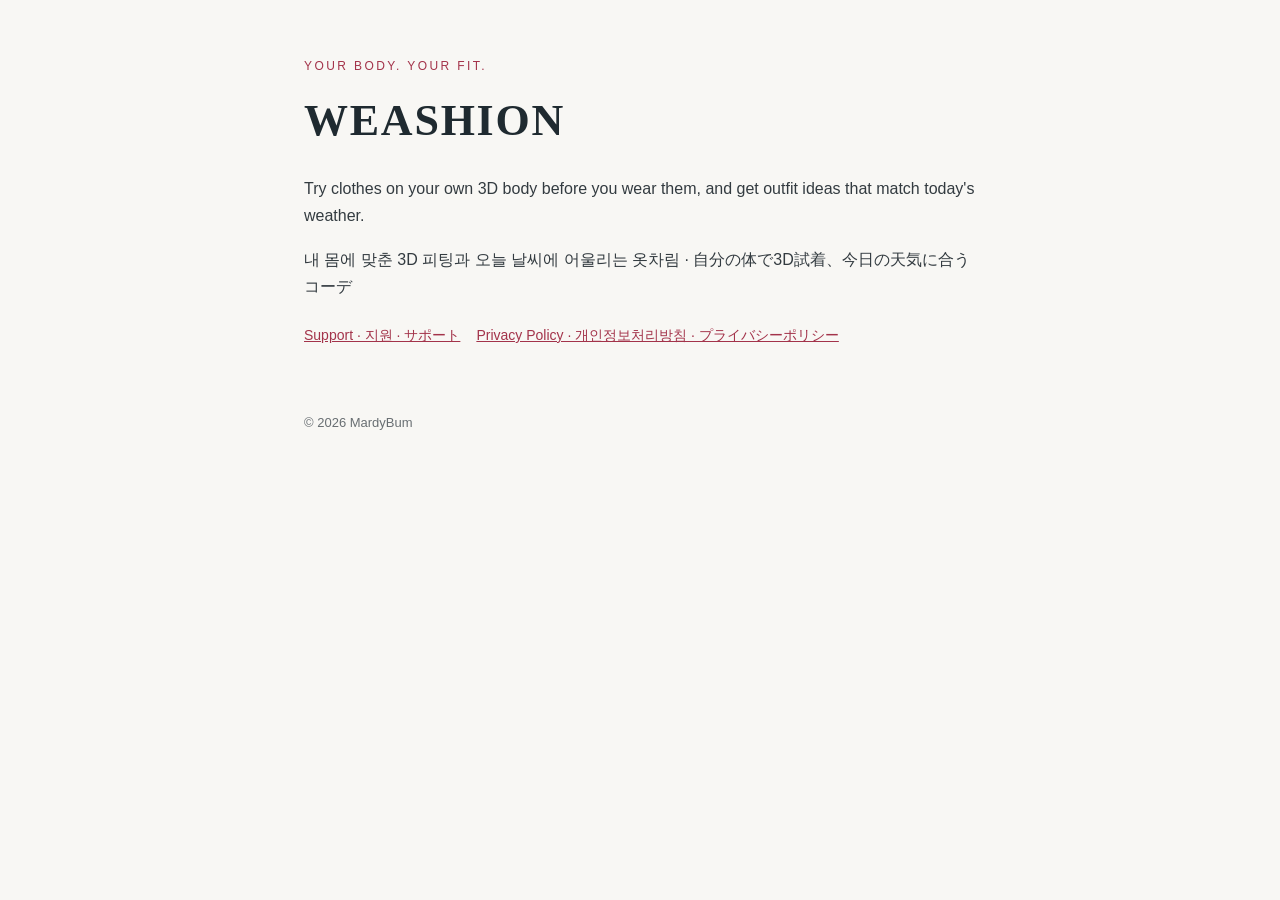
<file: index.html>
<!doctype html>
<html lang="en"><head><meta charset="utf-8"><meta name="viewport" content="width=device-width,initial-scale=1">
<title>WEASHION</title><link rel="stylesheet" href="style.css"></head>
<body><main>
<p class="eyebrow">Your body. Your fit.</p>
<h1 class="brand">WEASHION</h1>
<p>Try clothes on your own 3D body before you wear them, and get outfit ideas that match today's weather.</p>
<p>내 몸에 맞춘 3D 피팅과 오늘 날씨에 어울리는 옷차림 · 自分の体で3D試着、今日の天気に合うコーデ</p>
<nav class="lang"><a href="support.html">Support · 지원 · サポート</a><a href="privacy.html">Privacy Policy · 개인정보처리방침 · プライバシーポリシー</a></nav>
<footer>© 2026 MardyBum</footer>
</main></body></html>
</file>
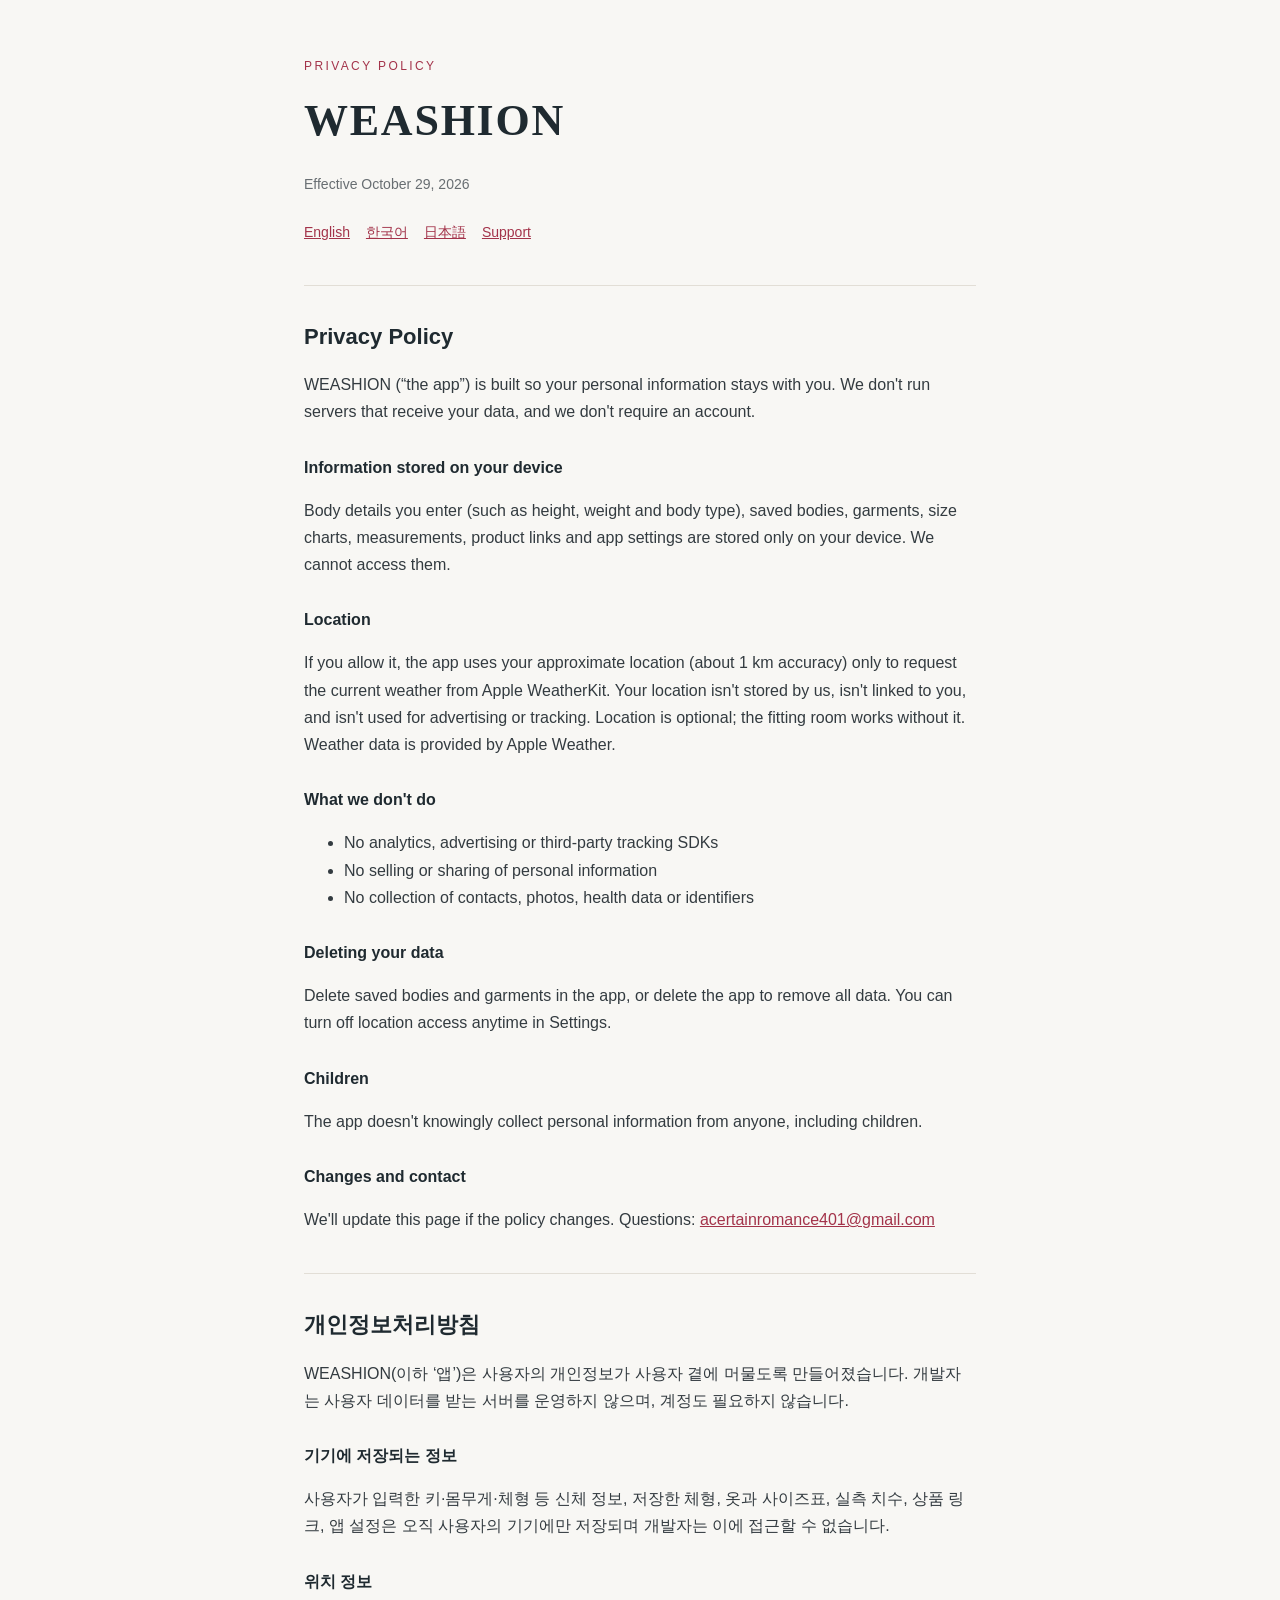
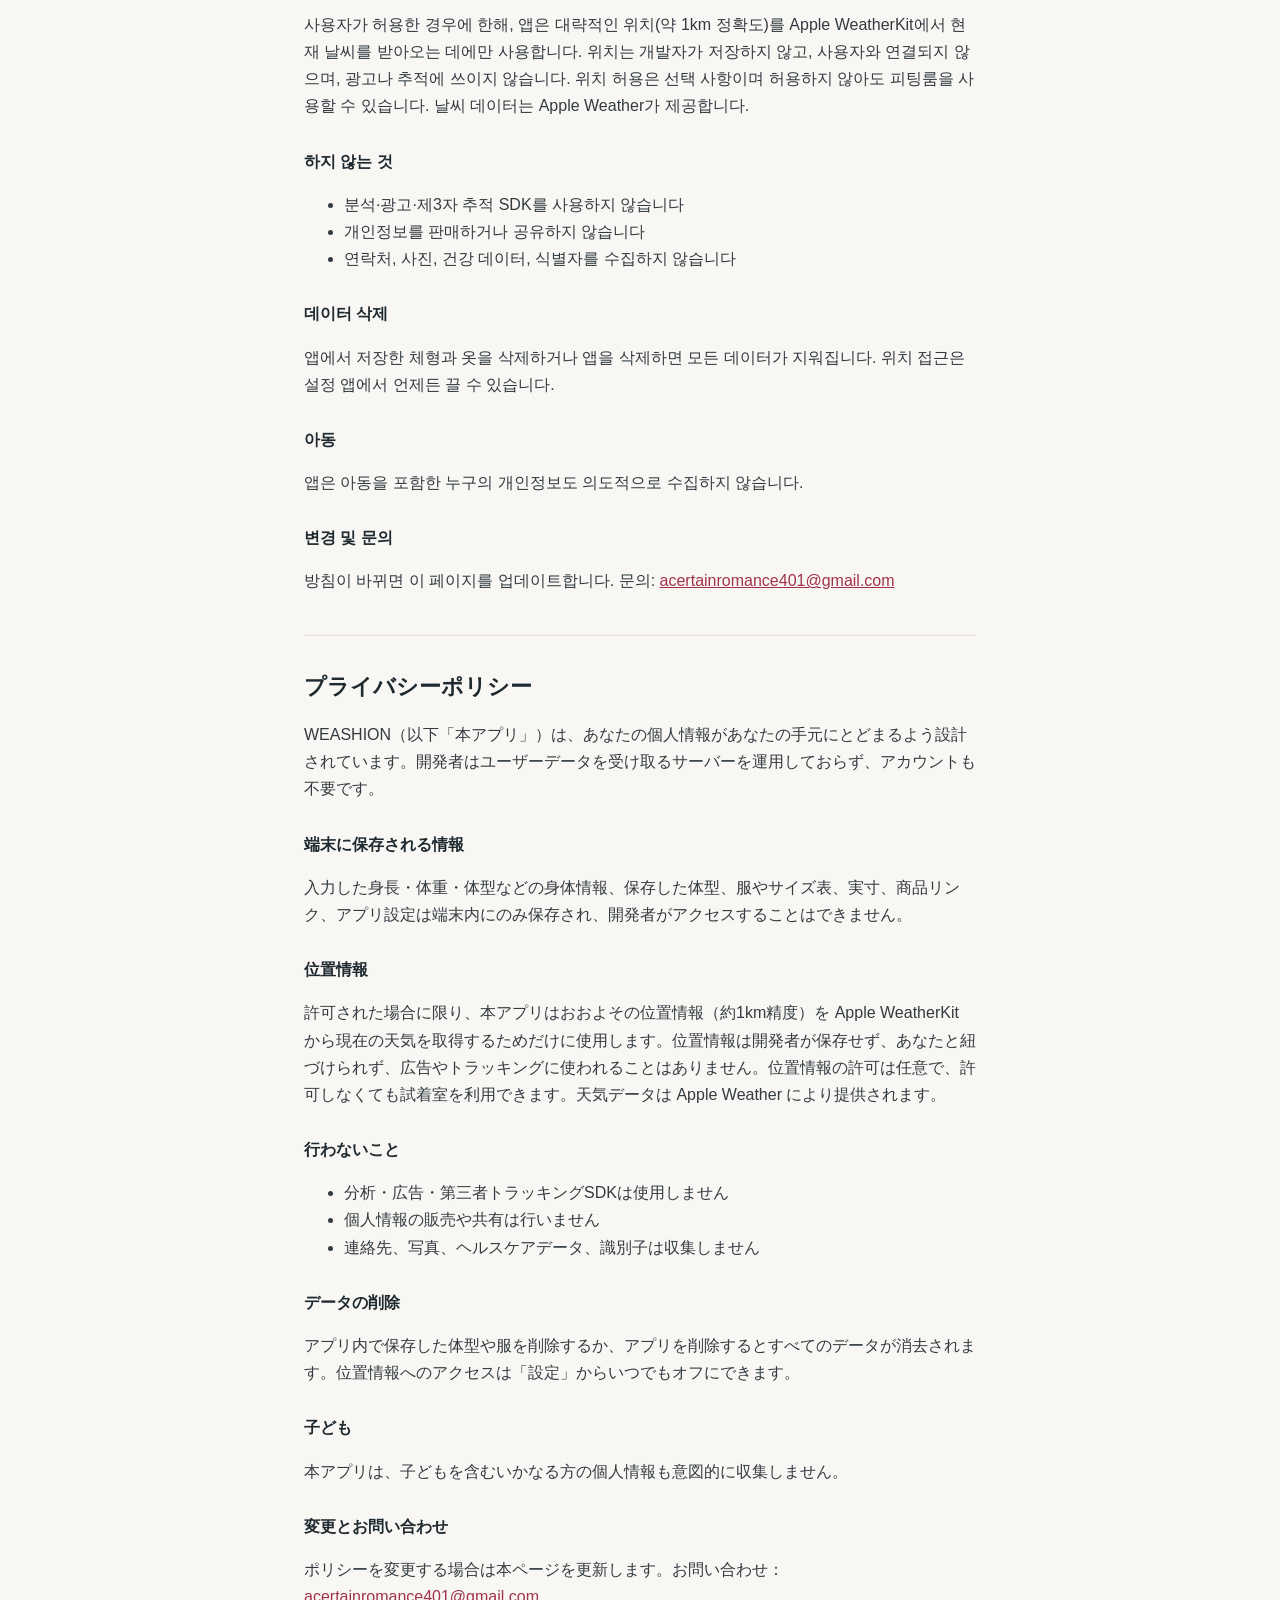
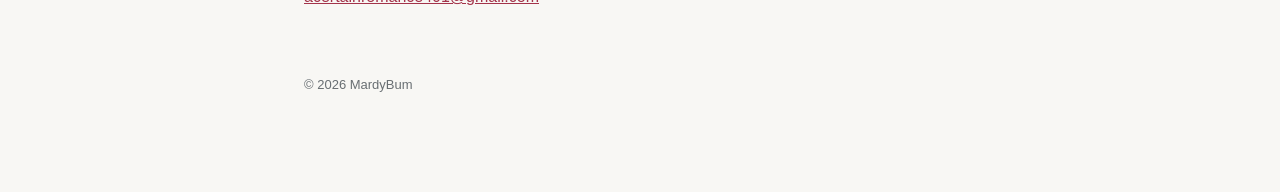
<file: privacy.html>
<!doctype html>
<html lang="en"><head><meta charset="utf-8"><meta name="viewport" content="width=device-width,initial-scale=1">
<title>WEASHION Privacy Policy</title><link rel="stylesheet" href="style.css"></head>
<body><main>
<p class="eyebrow">Privacy Policy</p>
<h1 class="brand">WEASHION</h1>
<p class="muted">Effective October 29, 2026</p>
<nav class="lang"><a href="#en">English</a><a href="#ko">한국어</a><a href="#ja">日本語</a><a href="support.html">Support</a></nav>

<section id="en">
<h2>Privacy Policy</h2>
<p>WEASHION (“the app”) is built so your personal information stays with you. We don't run servers that receive your data, and we don't require an account.</p>
<h3>Information stored on your device</h3>
<p>Body details you enter (such as height, weight and body type), saved bodies, garments, size charts, measurements, product links and app settings are stored only on your device. We cannot access them.</p>
<h3>Location</h3>
<p>If you allow it, the app uses your approximate location (about 1 km accuracy) only to request the current weather from Apple WeatherKit. Your location isn't stored by us, isn't linked to you, and isn't used for advertising or tracking. Location is optional; the fitting room works without it. Weather data is provided by Apple Weather.</p>
<h3>What we don't do</h3>
<ul><li>No analytics, advertising or third-party tracking SDKs</li><li>No selling or sharing of personal information</li><li>No collection of contacts, photos, health data or identifiers</li></ul>
<h3>Deleting your data</h3>
<p>Delete saved bodies and garments in the app, or delete the app to remove all data. You can turn off location access anytime in Settings.</p>
<h3>Children</h3>
<p>The app doesn't knowingly collect personal information from anyone, including children.</p>
<h3>Changes and contact</h3>
<p>We'll update this page if the policy changes. Questions: <a href="mailto:acertainromance401@gmail.com">acertainromance401@gmail.com</a></p>
</section>

<section id="ko">
<h2>개인정보처리방침</h2>
<p>WEASHION(이하 ‘앱’)은 사용자의 개인정보가 사용자 곁에 머물도록 만들어졌습니다. 개발자는 사용자 데이터를 받는 서버를 운영하지 않으며, 계정도 필요하지 않습니다.</p>
<h3>기기에 저장되는 정보</h3>
<p>사용자가 입력한 키·몸무게·체형 등 신체 정보, 저장한 체형, 옷과 사이즈표, 실측 치수, 상품 링크, 앱 설정은 오직 사용자의 기기에만 저장되며 개발자는 이에 접근할 수 없습니다.</p>
<h3>위치 정보</h3>
<p>사용자가 허용한 경우에 한해, 앱은 대략적인 위치(약 1km 정확도)를 Apple WeatherKit에서 현재 날씨를 받아오는 데에만 사용합니다. 위치는 개발자가 저장하지 않고, 사용자와 연결되지 않으며, 광고나 추적에 쓰이지 않습니다. 위치 허용은 선택 사항이며 허용하지 않아도 피팅룸을 사용할 수 있습니다. 날씨 데이터는 Apple Weather가 제공합니다.</p>
<h3>하지 않는 것</h3>
<ul><li>분석·광고·제3자 추적 SDK를 사용하지 않습니다</li><li>개인정보를 판매하거나 공유하지 않습니다</li><li>연락처, 사진, 건강 데이터, 식별자를 수집하지 않습니다</li></ul>
<h3>데이터 삭제</h3>
<p>앱에서 저장한 체형과 옷을 삭제하거나 앱을 삭제하면 모든 데이터가 지워집니다. 위치 접근은 설정 앱에서 언제든 끌 수 있습니다.</p>
<h3>아동</h3>
<p>앱은 아동을 포함한 누구의 개인정보도 의도적으로 수집하지 않습니다.</p>
<h3>변경 및 문의</h3>
<p>방침이 바뀌면 이 페이지를 업데이트합니다. 문의: <a href="mailto:acertainromance401@gmail.com">acertainromance401@gmail.com</a></p>
</section>

<section id="ja">
<h2>プライバシーポリシー</h2>
<p>WEASHION（以下「本アプリ」）は、あなたの個人情報があなたの手元にとどまるよう設計されています。開発者はユーザーデータを受け取るサーバーを運用しておらず、アカウントも不要です。</p>
<h3>端末に保存される情報</h3>
<p>入力した身長・体重・体型などの身体情報、保存した体型、服やサイズ表、実寸、商品リンク、アプリ設定は端末内にのみ保存され、開発者がアクセスすることはできません。</p>
<h3>位置情報</h3>
<p>許可された場合に限り、本アプリはおおよその位置情報（約1km精度）を Apple WeatherKit から現在の天気を取得するためだけに使用します。位置情報は開発者が保存せず、あなたと紐づけられず、広告やトラッキングに使われることはありません。位置情報の許可は任意で、許可しなくても試着室を利用できます。天気データは Apple Weather により提供されます。</p>
<h3>行わないこと</h3>
<ul><li>分析・広告・第三者トラッキングSDKは使用しません</li><li>個人情報の販売や共有は行いません</li><li>連絡先、写真、ヘルスケアデータ、識別子は収集しません</li></ul>
<h3>データの削除</h3>
<p>アプリ内で保存した体型や服を削除するか、アプリを削除するとすべてのデータが消去されます。位置情報へのアクセスは「設定」からいつでもオフにできます。</p>
<h3>子ども</h3>
<p>本アプリは、子どもを含むいかなる方の個人情報も意図的に収集しません。</p>
<h3>変更とお問い合わせ</h3>
<p>ポリシーを変更する場合は本ページを更新します。お問い合わせ：<a href="mailto:acertainromance401@gmail.com">acertainromance401@gmail.com</a></p>
</section>
<footer>© 2026 MardyBum</footer>
</main></body></html>
</file>
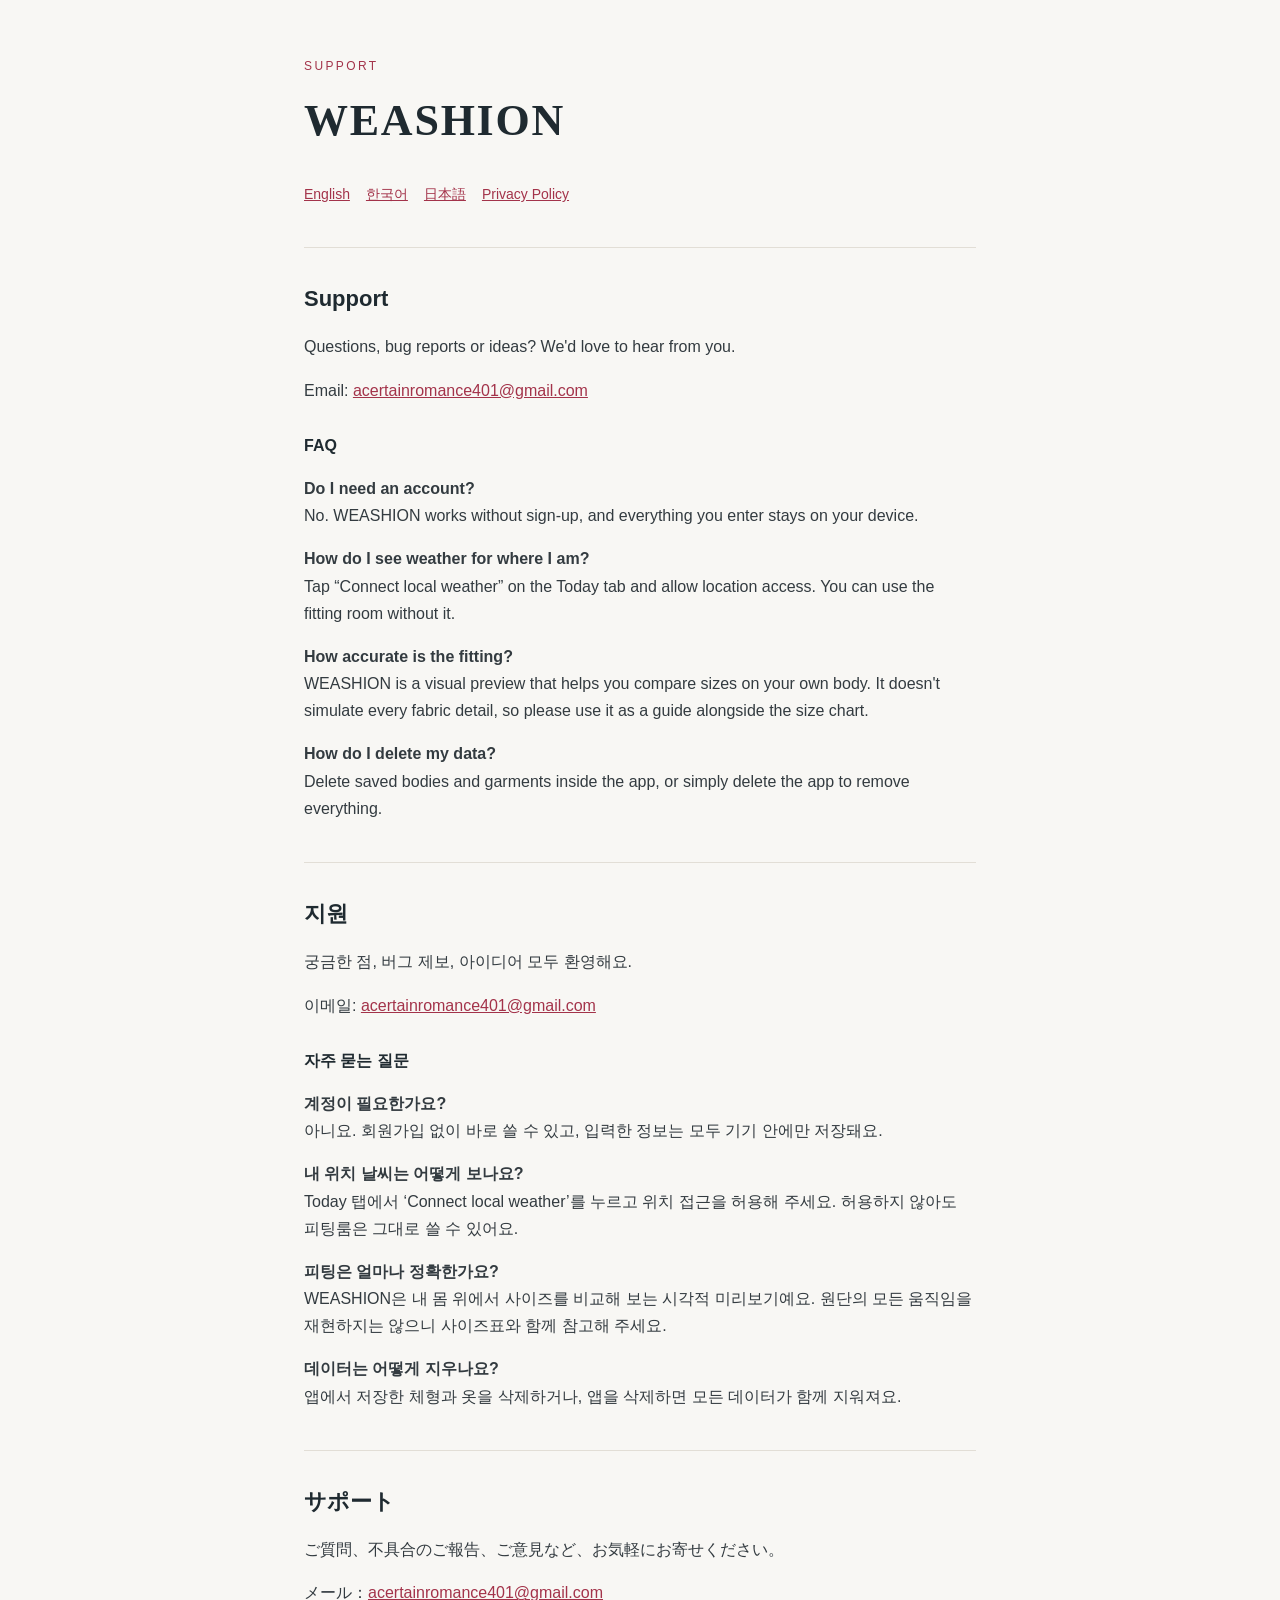
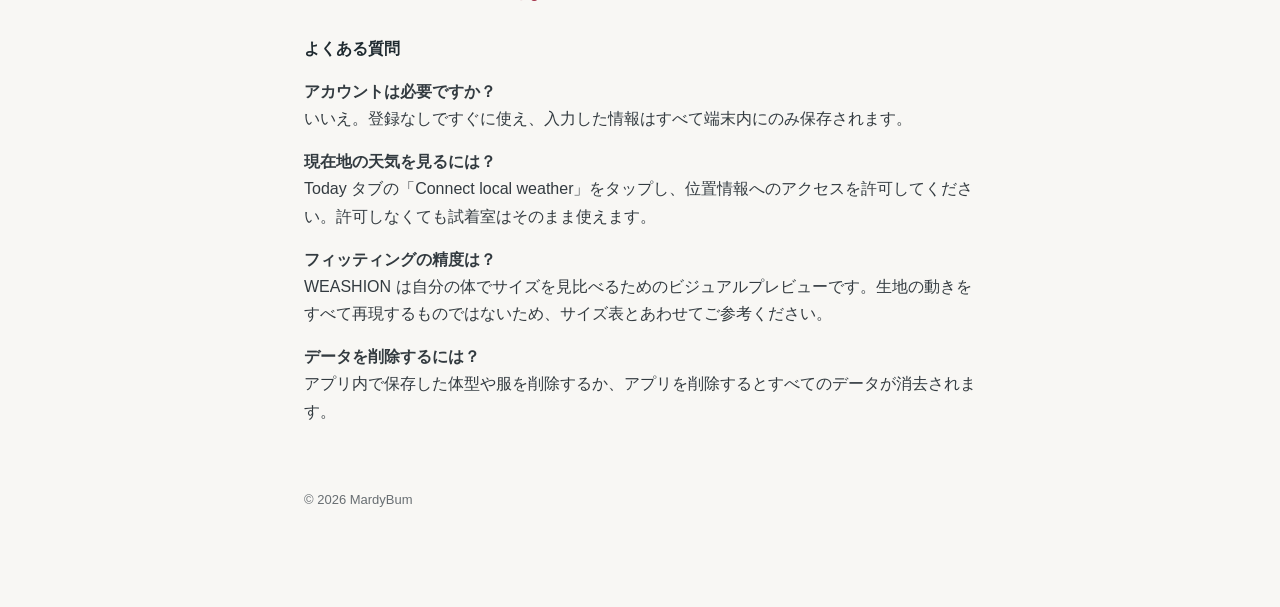
<file: support.html>
<!doctype html>
<html lang="en"><head><meta charset="utf-8"><meta name="viewport" content="width=device-width,initial-scale=1">
<title>WEASHION Support</title><link rel="stylesheet" href="style.css"></head>
<body><main>
<p class="eyebrow">Support</p>
<h1 class="brand">WEASHION</h1>
<nav class="lang"><a href="#en">English</a><a href="#ko">한국어</a><a href="#ja">日本語</a><a href="privacy.html">Privacy Policy</a></nav>

<section id="en">
<h2>Support</h2>
<p>Questions, bug reports or ideas? We'd love to hear from you.</p>
<p>Email: <a href="mailto:acertainromance401@gmail.com">acertainromance401@gmail.com</a></p>
<h3>FAQ</h3>
<p><strong>Do I need an account?</strong><br>No. WEASHION works without sign-up, and everything you enter stays on your device.</p>
<p><strong>How do I see weather for where I am?</strong><br>Tap “Connect local weather” on the Today tab and allow location access. You can use the fitting room without it.</p>
<p><strong>How accurate is the fitting?</strong><br>WEASHION is a visual preview that helps you compare sizes on your own body. It doesn't simulate every fabric detail, so please use it as a guide alongside the size chart.</p>
<p><strong>How do I delete my data?</strong><br>Delete saved bodies and garments inside the app, or simply delete the app to remove everything.</p>
</section>

<section id="ko">
<h2>지원</h2>
<p>궁금한 점, 버그 제보, 아이디어 모두 환영해요.</p>
<p>이메일: <a href="mailto:acertainromance401@gmail.com">acertainromance401@gmail.com</a></p>
<h3>자주 묻는 질문</h3>
<p><strong>계정이 필요한가요?</strong><br>아니요. 회원가입 없이 바로 쓸 수 있고, 입력한 정보는 모두 기기 안에만 저장돼요.</p>
<p><strong>내 위치 날씨는 어떻게 보나요?</strong><br>Today 탭에서 ‘Connect local weather’를 누르고 위치 접근을 허용해 주세요. 허용하지 않아도 피팅룸은 그대로 쓸 수 있어요.</p>
<p><strong>피팅은 얼마나 정확한가요?</strong><br>WEASHION은 내 몸 위에서 사이즈를 비교해 보는 시각적 미리보기예요. 원단의 모든 움직임을 재현하지는 않으니 사이즈표와 함께 참고해 주세요.</p>
<p><strong>데이터는 어떻게 지우나요?</strong><br>앱에서 저장한 체형과 옷을 삭제하거나, 앱을 삭제하면 모든 데이터가 함께 지워져요.</p>
</section>

<section id="ja">
<h2>サポート</h2>
<p>ご質問、不具合のご報告、ご意見など、お気軽にお寄せください。</p>
<p>メール：<a href="mailto:acertainromance401@gmail.com">acertainromance401@gmail.com</a></p>
<h3>よくある質問</h3>
<p><strong>アカウントは必要ですか？</strong><br>いいえ。登録なしですぐに使え、入力した情報はすべて端末内にのみ保存されます。</p>
<p><strong>現在地の天気を見るには？</strong><br>Today タブの「Connect local weather」をタップし、位置情報へのアクセスを許可してください。許可しなくても試着室はそのまま使えます。</p>
<p><strong>フィッティングの精度は？</strong><br>WEASHION は自分の体でサイズを見比べるためのビジュアルプレビューです。生地の動きをすべて再現するものではないため、サイズ表とあわせてご参考ください。</p>
<p><strong>データを削除するには？</strong><br>アプリ内で保存した体型や服を削除するか、アプリを削除するとすべてのデータが消去されます。</p>
</section>
<footer>© 2026 MardyBum</footer>
</main></body></html>
</file>
<file: style.css>
:root{--bg:#f8f7f4;--ink:#1f2a30;--sub:#686e72;--accent:#a3334a;--line:#e2ded6}
*{box-sizing:border-box}
body{margin:0;background:var(--bg);color:var(--ink);font:16px/1.7 -apple-system,BlinkMacSystemFont,"Apple SD Gothic Neo","Hiragino Sans","Helvetica Neue",sans-serif}
main{max-width:720px;margin:0 auto;padding:56px 24px 96px}
.brand{font-family:Didot,"Bodoni 72",Georgia,serif;font-size:44px;letter-spacing:.04em;margin:0}
.eyebrow{color:var(--accent);letter-spacing:.2em;font-size:12px;text-transform:uppercase;margin:0 0 8px}
nav.lang{display:flex;gap:16px;margin:24px 0 40px;font-size:14px}
nav.lang a,a{color:var(--accent)}
section{border-top:1px solid var(--line);padding-top:32px;margin-top:40px}
h2{font-size:22px;margin:0 0 12px}
h3{font-size:16px;margin:28px 0 6px}
p,li{color:#333b40}
.muted{color:var(--sub);font-size:14px}
footer{margin-top:64px;color:var(--sub);font-size:13px}
</file>
